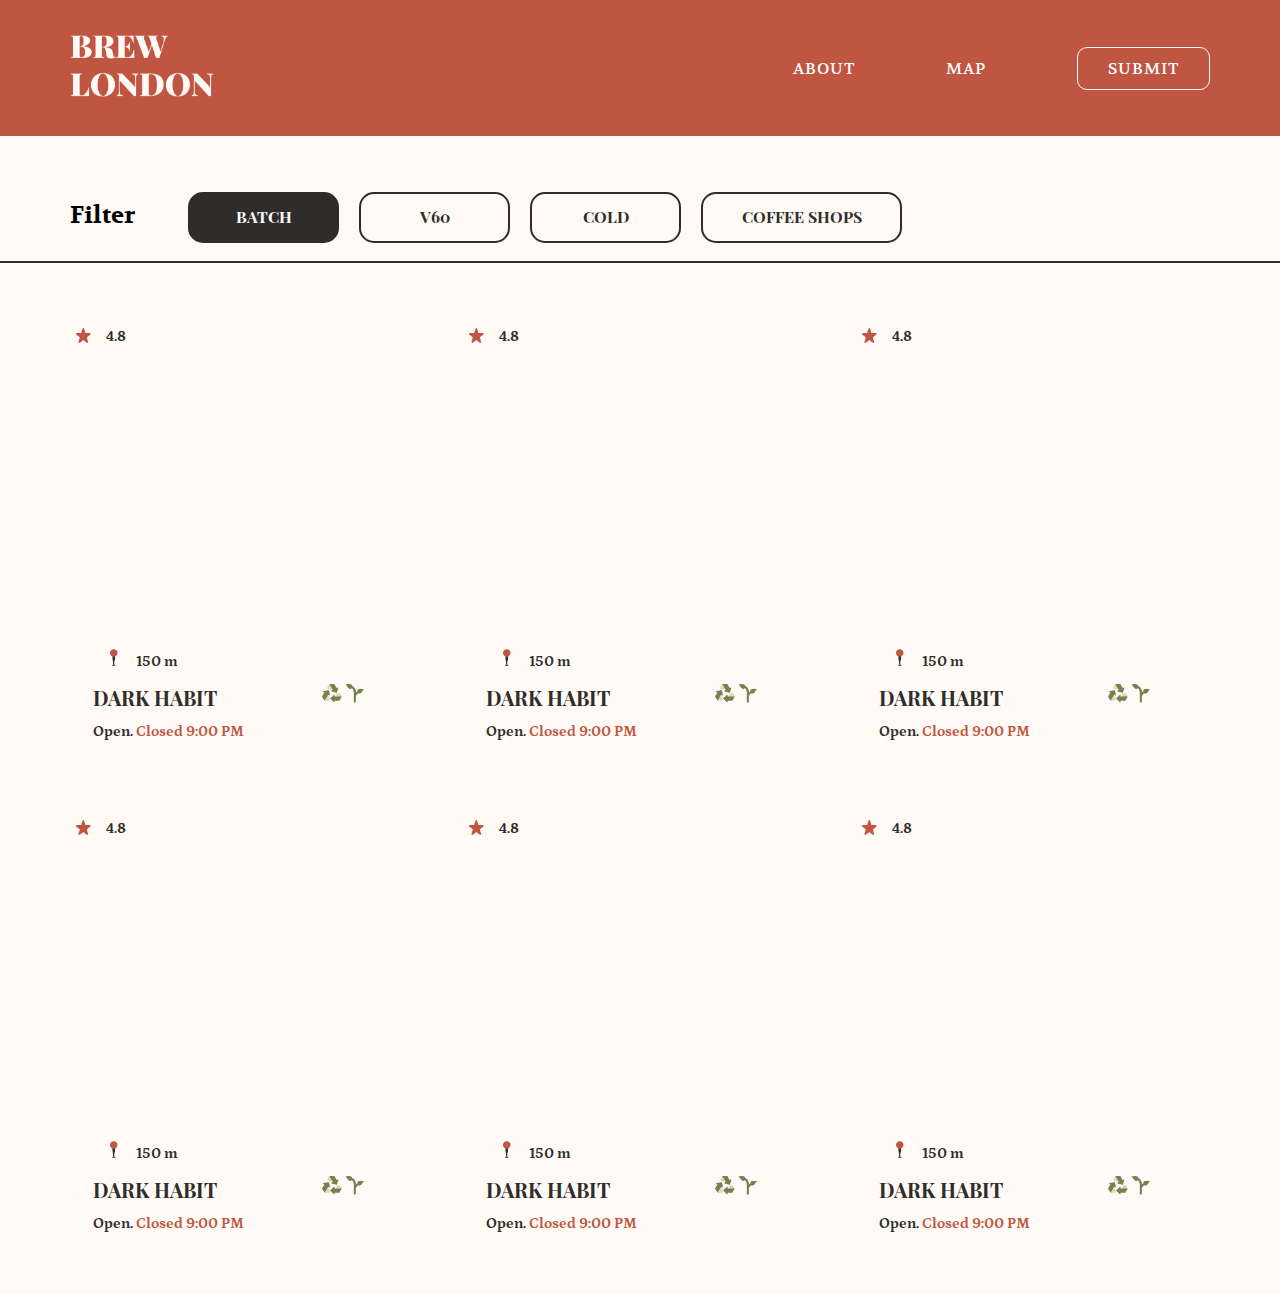
<file: index.html>
<!DOCTYPE html>
<html lang="en">
<head>
    <meta charset="UTF-8">
    <meta http-equiv="X-UA-Compatible" content="IE=edge">
    <meta name="viewport" content="width=device-width, initial-scale=1.0">
    <link rel="stylesheet" href="assets/css/list-coffee-shop.css" type="text/css">
    <link rel="stylesheet" href="assets/css/styles.css" type="text/css">
    <link rel="stylesheet" href="assets/fonts/font-face.css" type="text/css">
    <title>Brew London - Coffee Shops</title>
    
</head>
<body>
    <div class="mobile-menu">
        <div class="leaves-corner">
            <svg width="151" height="174" viewBox="0 0 151 174" fill="none" xmlns="http://www.w3.org/2000/svg">
                <path d="M49.2936 -6.88441C53.174 -3.88963 51.6242 9.62769 56.1455 11.5154C65.2464 15.3143 83.1918 -0.51029 92.1062 -4.79854C101.021 -9.08678 117.743 -12.8856 127.449 -11.8835C133.66 -11.2425 149.427 -9.84422 149.986 -3.63325C150.545 2.57771 151.536 7.1573 147.166 8.95184C137.028 13.1236 117.859 -0.568536 106.905 -0.591842C101.498 -0.591842 88.925 2.90398 90.7894 7.97297C93.5744 15.559 113.967 9.49951 121.938 10.8279C129.908 12.1564 146.129 19.9171 149.473 27.1419C151.419 31.3602 151.932 40.834 148.471 43.9453C146.572 45.6583 141.002 46.0778 138.589 45.2271C128.51 41.7313 112.86 28.2489 102.792 24.6948C96.7208 22.5507 75.9904 20.9776 82.0033 23.3314C89.4028 26.233 104.447 34.2735 113.151 39.0511C118.185 41.8128 126.482 51.5663 128.719 56.8683C131.633 63.7552 136.084 78.799 132.11 85.1381C130.654 87.4687 125.666 89.2399 123.01 88.5524C107.138 84.4506 88.1676 55.5865 74.2774 46.8585C71.5157 45.1223 64.0112 42.1974 61.7971 44.528C59.9443 46.5323 63.2188 51.2983 64.757 53.5589C73.3918 66.2023 101.091 79.1952 105.064 94.0176C106.847 100.671 106.101 117.218 99.7622 119.945C97.1753 121.11 91.5119 120.353 89.3795 118.524C75.9321 107.034 62.7527 73.1706 51.3562 59.6533C50.0278 58.0686 45.5298 55.8895 43.6071 56.7052C41.1366 57.7539 41.4863 63.2191 42.1971 65.8177C46.9748 83.2271 69.3482 110.879 73.2985 128.498C75.1746 136.877 75.2795 156.663 70.4669 163.772C68.0198 167.396 60.632 175.051 56.6816 173.164C47.0681 168.503 49.3985 142.936 47.5457 132.379C44.6675 116.158 29.3323 89.0535 22.7834 70.945C21.6181 67.6589 13.7992 61.9956 10.7811 63.7668C3.04359 68.2881 6.5744 90.7548 8.45051 99.5177C11.1656 112.487 24.0303 137.972 21.152 150.942C19.9867 155.906 12.8553 168.538 8.14752 166.603C-30.7031 150.581 -1.30292 -1.19781 -1.30292 -1.19781C-1.30292 -1.19781 39.2139 -14.6918 49.2936 -6.88441Z" fill="#73824E"/>
            </svg>
        </div>
        <div class="closing-button" role="button">
            <svg width="34" height="34" viewBox="0 0 34 34" fill="none" xmlns="http://www.w3.org/2000/svg">
                <path d="M8.5 8.50005L26.5968 26.5968" stroke="#C05541" stroke-width="2.95652" stroke-linecap="round" stroke-linejoin="round"/>
                <path d="M8.5 26.5968L26.5968 8.50001" stroke="#C05541" stroke-width="2.95652" stroke-linecap="round" stroke-linejoin="round"/>
                </svg>                               
        </div>
        <ul class="navbar" role="navigation">
            <li><a href="about.html">About</a></li>
            <li><a href="">Map</a></li>
            <li><a href="">Submit</a></li>
        </ul>
    </div>
    <div class="header">
        <a href="index.html" class="logo">
            <img  src="assets/brew-london-logo-white.webp" alt="logo">
        </a>        
        <ul class="navbar" role="navigation">
            <li><a href="about.html">About</a></li>
            <li><a href="">Map</a></li>
            <li><a href="">Submit</a></li>
        </ul>
        <div aria-label="menu" role="button" tabindex="0" class="burguer-menu">
            <svg width="31" height="9" viewBox="0 0 31 9" fill="none" xmlns="http://www.w3.org/2000/svg">
                <rect width="23.9545" height="3.38182" rx="1.69091" fill="#FFFAF5"/>
                <rect y="5.28412" width="31" height="3.17045" rx="1.58523" fill="#FFFAF5"/>
            </svg>    
        </div>
    </div>
    <div class="filters">
        <h2>Filter</h2>
        <span class="activated">Batch</span>
        <span>V60</span>
        <span>Cold</span>
        <span>Coffee Shops</span>
    </div>
    <div class="container list-coffee-shop">
        <div class="list-coffee-shop">
            <div class="coffee-card">
                <div class="rating">
                    <img src="assets/icons/star-rate.webp" alt="star-rate" title="Rating">
                    <span>4.8</span>
                </div>            
                <div class="info">
                    <div class="distance">
                        <img src="assets/icons/location-icon.webp" alt="location-icon" title="Location">
                        <span>150 m</span>
                    </div>
                    <div class="title">
                        <h2>DARK HABIT</h2>
                        <div class="features">
                            <img src="assets/icons/plastic-free-icon.webp" alt="plastic-free" title="Plastic Free">
                            <img src="assets/icons/organic-icon.webp" alt="organic" title="Organic">
                        </div>
                        <div class="schedule">
                            <span class="open">Open.</span>
                            <span class="close">Closed 9:00 PM</span>
                        </div>
                    </div>
                </div>
            </div>
            <div class="coffee-card">
                <div class="rating">
                    <img src="assets/icons/star-rate.webp" alt="star-rate" title="Rating">
                    <span>4.8</span>
                </div>            
                <div class="info">
                    <div class="distance">
                        <img src="assets/icons/location-icon.webp" alt="location-icon" title="Location">
                        <span>150 m</span>
                    </div>
                    <div class="title">
                        <h2>DARK HABIT</h2>
                        <div class="features">
                            <img src="assets/icons/plastic-free-icon.webp" alt="plastic-free" title="Plastic Free">
                            <img src="assets/icons/organic-icon.webp" alt="organic" title="Organic">
                        </div>
                        <div class="schedule">
                            <span class="open">Open.</span>
                            <span class="close">Closed 9:00 PM</span>
                        </div>
                    </div>
                </div>
            </div>
            <div class="coffee-card">
                <div class="rating">
                    <img src="assets/icons/star-rate.webp" alt="star-rate" title="Rating">
                    <span>4.8</span>
                </div>            
                <div class="info">
                    <div class="distance">
                        <img src="assets/icons/location-icon.webp" alt="location-icon" title="Location">
                        <span>150 m</span>
                    </div>
                    <div class="title">
                        <h2>DARK HABIT</h2>
                        <div class="features">
                            <img src="assets/icons/plastic-free-icon.webp" alt="plastic-free" title="Plastic Free">
                            <img src="assets/icons/organic-icon.webp" alt="organic" title="Organic">
                        </div>
                        <div class="schedule">
                            <span class="open">Open.</span>
                            <span class="close">Closed 9:00 PM</span>
                        </div>
                    </div>
                </div>
            </div>
            <div class="coffee-card">
                <div class="rating">
                    <img src="assets/icons/star-rate.webp" alt="star-rate" title="Rating">
                    <span>4.8</span>
                </div>            
                <div class="info">
                    <div class="distance">
                        <img src="assets/icons/location-icon.webp" alt="location-icon" title="Location">
                        <span>150 m</span>
                    </div>
                    <div class="title">
                        <h2>DARK HABIT</h2>
                        <div class="features">
                            <img src="assets/icons/plastic-free-icon.webp" alt="plastic-free" title="Plastic Free">
                            <img src="assets/icons/organic-icon.webp" alt="organic" title="Organic">
                        </div>
                        <div class="schedule">
                            <span class="open">Open.</span>
                            <span class="close">Closed 9:00 PM</span>
                        </div>
                    </div>
                </div>
            </div>
            <div class="coffee-card">
                <div class="rating">
                    <img src="assets/icons/star-rate.webp" alt="star-rate" title="Rating">
                    <span>4.8</span>
                </div>            
                <div class="info">
                    <div class="distance">
                        <img src="assets/icons/location-icon.webp" alt="location-icon" title="Location">
                        <span>150 m</span>
                    </div>
                    <div class="title">
                        <h2>DARK HABIT</h2>
                        <div class="features">
                            <img src="assets/icons/plastic-free-icon.webp" alt="plastic-free" title="Plastic Free">
                            <img src="assets/icons/organic-icon.webp" alt="organic" title="Organic">
                        </div>
                        <div class="schedule">
                            <span class="open">Open.</span>
                            <span class="close">Closed 9:00 PM</span>
                        </div>
                    </div>
                </div>
            </div>
            <div class="coffee-card">
                <div class="rating">
                    <img src="assets/icons/star-rate.webp" alt="star-rate" title="Rating">
                    <span>4.8</span>
                </div>            
                <div class="info">
                    <div class="distance">
                        <img src="assets/icons/location-icon.webp" alt="location-icon" title="Location">
                        <span>150 m</span>
                    </div>
                    <div class="title">
                        <h2>DARK HABIT</h2>
                        <div class="features">
                            <img src="assets/icons/plastic-free-icon.webp" alt="plastic-free" title="Plastic Free">
                            <img src="assets/icons/organic-icon.webp" alt="organic" title="Organic">
                        </div>
                        <div class="schedule">
                            <span class="open">Open.</span>
                            <span class="close">Closed 9:00 PM</span>
                        </div>
                    </div>
                </div>
            </div>
        </div>
    </div>
</body>
</html>
</file>
<file: assets/css/list-coffee-shop.css>
.filters{
    align-items: baseline;
    display: flex;
    border-bottom: 2px solid var(--black);
    padding: 56px 0 18px 139px;
    overflow-x: scroll;
}

.filters > * {
    min-width: 70px;
}

.filters h2{
 display: none;
 margin-right: 48px;
 margin-top: 0;
 margin-bottom: 0;
 font-family: 'Volkhov';
 font-weight: bold;
 font-size: 24px;
 line-height: 31px;
}

.filters span{
    background-color: var(--milk);
    border-radius: 15px;
    border: 2px var(--black) solid;
    color: var(--black);
    font-family: 'Playfair Display SC';
    font-style: normal;
    font-weight: bold;
    font-size: 16px;
    height: 27px;
    line-height: 25px;
    margin-right: 20px;
    padding: 10px 38.5px;
    text-align: center;
    text-transform: uppercase;
}

.filters span:hover{
    cursor: pointer;
}

.filters span.activated, .filters span:hover{
    background-color: var(--black);
    color: var(--milk);
}

.container.list-coffee-shop{
    margin-left: auto;
    margin-right: auto;
    padding-left: 0.5px;
    padding-right: 0.5px;
    padding-top: 47px;
    max-width: 1180px;
}

.list-coffee-shop{
    display: flex;
    flex-wrap: wrap;
    flex-direction:row;
}

.list-coffee-shop .coffee-card{
    background-image: url(https://s3-alpha-sig.figma.com/img/9ca7/528e/8b3dbdd9fd82f2b932b3b32248ce06d7?Expires=1668988800&Signature=cPUOj5Y52UUZbp8iteys~OJbBkDfFMvhJmWjYFIm7WVjCzVS1CotNYwe3G01LtlDqx99Lb~eU11C0Ia6R5aQGr35h1P~dajqXWdLupo7fxOf7gv-HZY47oNxZp91llBw88drhhvlPjUcO~fpfFC7W-ed4v-i6qiTVUzlgq~ti-AAzswHXRv95VBGY2b0qdJzykRyTSzK5AM0GI5CKaSW8QGDhy0013Fq5f1yG3jbLxoKaMXWET1Z3avB4MqYO2fFt3xAb188j2ot9QYuetT57ePar4SxT1eiJ-2OHhA2a3PdR9xQ-DHGPScHWhv-ZhNtZ~RdOvndsf4~B3QA1KZOCw__&Key-Pair-Id=APKAINTVSUGEWH5XD5UA);
    width: 337px;
    height: 436px;
    border-radius: 15px;
    background-size: cover;
    font-family: Petrona;
    font-size: 15px;
    font-weight: bold;
    line-height: 17px;
    display: flex;
    flex-direction: column;
    justify-content: space-between;
    padding: 10px;
    margin-right: 36px;
    margin-bottom: 36px;
}

.list-coffee-shop .coffee-card:hover{
    opacity: 0.8;
    cursor: pointer;
}


.list-coffee-shop .coffee-card .rating{
    background-color: var(--milk);
    border-radius: 15px;
    color: var(--black);
    padding: 8px 16px;
    width: 49.33px;
    display: flex;
    justify-content: space-between;
}


.list-coffee-shop .coffee-card .rating img{
    width: 15px;
    height: 15px;
    margin-right: 14.85px;
}

.list-coffee-shop .coffee-card .rating span{
    font-family: Petrona;
    font-size: 15px;
    font-weight: bold;
    line-height: 17px;
}

.list-coffee-shop .coffee-card .info{
    box-sizing: border-box;
    margin: 0 auto;
    width: 90%;
}

.list-coffee-shop .coffee-card .info .distance{
    background-color: var(--milk);
    border-radius: 15px;
    color: var(--black);
    left: 18px;
    position: relative;
    top: 10px;
    padding: 4px 15px 8px 15px;
    width: 68.27px;
}

.list-coffee-shop .coffee-card .info .distance img{
    width: 8px;
    height: 16.7px;
    margin-right: 14.85px;
}

.list-coffee-shop .coffee-card .info .title{
    background-color: var(--milk);
    border-radius: 15px;
    color: var(--black);
    padding: 16px;
}
.list-coffee-shop .coffee-card .info .title h2{
    display: inline-block;
    font-family: 'Playfair Display SC';
    font-size: 20px;
    font-weight: bold;
    line-height: 27px;
    letter-spacing: 0px;
    margin: 0 0 12px 0;
    text-transform: uppercase;
}

.list-coffee-shop .coffee-card .info .title .features{
    display: block;
    float: right;
}

.list-coffee-shop .coffee-card .info .title .features img{
    width: 19.46px;
    height: 19.46px;
}

.list-coffee-shop .coffee-card .info .title .schedule .close{
    color:var(--brown)
}
.list-coffee-shop .coffee-card .info .title .schedule .open{
    color:var(--black)
}

@media (max-width: 575.98px) {
    
    .filters{
        padding: 29px 0 18px 40px;
    }

    .list-coffee-shop .coffee-card{
        min-width: 258px;
        width: 317px;
        height: 436px;
        margin-right: 0;
    }

    .container.list-coffee-shop{
        max-width: 337px;
    }
}   
    
/* Small devices (landscape phones, 576px and up) */
@media (min-width: 576px) and (max-width: 767.98px) {
    
    .list-coffee-shop .coffee-card{
        width: 219px;
        height: 283.34px;
        margin-right: 15px;
        margin-bottom: 20px;
    }
    .container.list-coffee-shop{
        max-width: 510px;
    }

}

 /* Medium devices (tablets, 768px and up) */
 @media (min-width: 768px) and (max-width: 991.98px) {
    .list-coffee-shop .coffee-card{
        width: 219px;
        height: 283.34px;
        margin-right: 15px;
        margin-bottom: 20px;
    }

    .container.list-coffee-shop{
        max-width: 764px;
    }
}

 /* Large devices (desktops, 992px and up) */
@media (min-width: 992px) and (max-width: 1199.98px) {
    .container.list-coffee-shop{
        max-width: 786px;
    }
}

@media (min-width: 992px){
    .filters h2{
        display: block;
    }
}

@media (min-width: 576px) and (max-width: 1399.98px) {
    .filters{
        padding: 56px 0 18px 70px;
    }
}


 /* XX-Large devices (larger desktops, 1400px and up) */
 @media (min-width: 1400px) {
    .list-coffee-shop .coffee-card{
        margin-right: 53px;
        margin-bottom: 36px;
    }

    .list-coffee-shop .coffee-card:nth-child(3n){
        margin-right: 0;
    }
 }
</file>
<file: assets/css/styles.css>
:root {
    --brown: #C05541;
    --white: #ffffff;
    --milk: #FFFAF5;
    --black: #2F2D2C;
    --gray: #807069;
}

body{
    margin: 0;
    background-color: var(--milk);
    overflow-x: hidden;
}

.header{
    height: 76px;
    display: flex;
    align-items: center;
    justify-content: space-between;
    padding: 47px 139px;
    background-color: var(--brown);
}

.header .logo img{
    width: 76px;
}

.header .logo {
    display: block;
    margin: 0 auto;
    width: 76px;
}

.header a{
    color: var(--white);
}

.header .burguer-menu{
    display: none;
    cursor: pointer;
}

.header .navbar{
    display: flex;
    justify-content: space-around;
    align-items:baseline;
}

.header .navbar li{
    list-style: none;
    margin-left: 91px;
    cursor: pointer;
}

.header .navbar li:hover{
    opacity: 0.8;
}

.header .navbar li:last-child{
    border: 1px solid var(--white);
    border-radius: 10px;
    padding: 10px 30px;
}


.header .navbar li a{
    font-family: 'Volkhov';
    font-style: normal;
    font-weight: 400;
    font-size: 16px;
    line-height: 21px;
    letter-spacing: 1px;
    text-decoration: none;
    text-transform: uppercase;
}


.mobile-menu{
    background-color: var(--milk);
    position: absolute;
    height: 100vh;
    width: 100vw;
    z-index: 2;
    display: flex;
    justify-content: center;
    align-items: center;
    display: none;
}

.mobile-menu .leaves-corner{
    position:absolute;
    top: 0;
    left: 0;
}

.mobile-menu .closing-button{
    position: absolute;
    top: 16px;
    right: 16px;
}

.mobile-menu .navbar li {
    list-style-type: none;
    margin-bottom: 52px;
}

.mobile-menu .navbar li a{
    font-family: Playfair Display SC;
    font-size: 32px;
    font-weight: bold;
    line-height: 43px;
    
    text-transform: uppercase;
    color: var(--gray);
    text-decoration: none;
}


@media (min-width: 768px){
    .header .logo img{
        width: 144px;
    }
    .header .logo{
        margin: 0;
        width: 144px;
    }
}

@media (max-width: 767.98px){
    .header{
        height: 81px;
        padding: 2px 30px;
        box-sizing: border-box;
    }
}

@media (max-width: 991.98px){

    .header .burguer-menu{
        display: block;
    }

    .header .navbar{
        display: none;
    }
    
}

@media (min-width: 768px) and (max-width: 1399.98px) {
    .header{
        padding: 30px 70px;
    } 
}
</file>
<file: assets/fonts/font-face.css>
/*! Generated by Font Squirrel (https://www.fontsquirrel.com) on November 4, 2022 */


@font-face {
    font-family: 'Volkhov';
    src: url('Volkhov-Regular.woff2') format('woff2'),
        url('Volkhov-Regular.woff') format('woff');
    font-weight: normal;
    font-style: normal;
    font-display: swap;
}

@font-face {
    font-family: 'Volkhov';
    src: url('Volkhov-Bold.woff2') format('woff2'),
        url('Volkhov-Bold.woff') format('woff');
    font-weight: bold;
    font-style: normal;
    font-display: swap;
}

@font-face {
    font-family: 'Petrona';
    src: url('Petrona-Regular.woff2') format('woff2'),
        url('Petrona-Regular.woff') format('woff');
    font-weight: normal;
    font-style: normal;
    font-display: swap;
}

@font-face {
    font-family: 'Petrona';
    src: url('Petrona-Bold.woff2') format('woff2'),
        url('Petrona-Bold.woff') format('woff');
    font-weight: bold;
    font-style: normal;
    font-display: swap;
}

@font-face {
    font-family: 'Playfair Display SC';
    src: url('PlayfairDisplaySC-Regular.woff2') format('woff2'),
        url('PlayfairDisplaySC-Regular.woff') format('woff');
    font-weight: normal;
    font-style: normal;
    font-display: swap;
}

@font-face {
    font-family: 'Playfair Display SC';
    src: url('PlayfairDisplaySC-Bold.woff2') format('woff2'),
        url('PlayfairDisplaySC-Bold.woff') format('woff');
    font-weight: bold;
    font-style: normal;
    font-display: swap;
}
</file>
